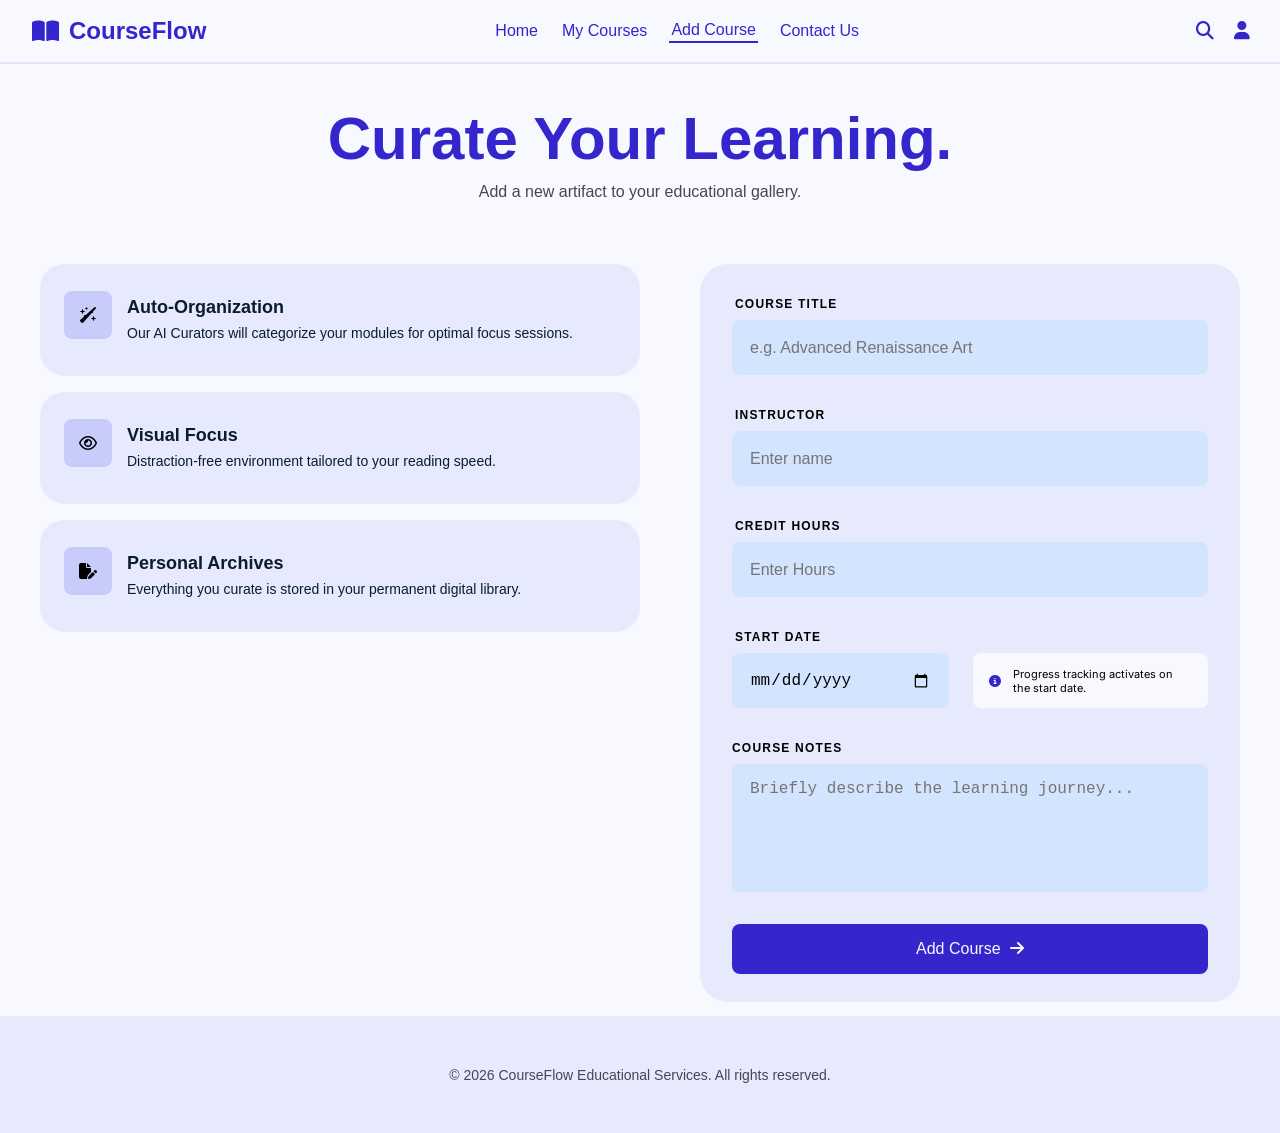
<file: AddCourse.html>
<!DOCTYPE html>
<html lang="en">
<head>
      <meta charset="UTF-8">
      <meta name="viewport" content="width=device-width, initial-scale=1.0">
      <title>Add Course</title>
      <link rel="icon" href="photos/image.png">
      <link rel="stylesheet" href="https://cdnjs.cloudflare.com/ajax/libs/font-awesome/6.4.0/css/all.min.css">
      <link rel="stylesheet" href="CSS/AddCourse.css">
      <link rel="preconnect" href="https://fonts.googleapis.com">
      <link rel="preconnect" href="https://fonts.gstatic.com" crossorigin>
      <link href="https://fonts.googleapis.com/css2?family=Inter:ital,opsz,wght@0,14..32,100..900;1,14..32,100..900&display=swap" rel="stylesheet">
</head>
<body>
      <div class="navbar">
            <a class="logo" href="index.html">
                  <i class="fa-solid fa-book-open"></i>
                  <div class="text">CourseFlow</div>
            </a>
            <div class="navbar-links">
                  <ul class="nav-links">
                        <li><a href="index.html" target="_self">Home</a></li>
                        <li><a href="MyCourses.html" target="_self">My Courses</a></li>
                        <li><a href="AddCourse.html" target="_self" class="active">Add Course</a></li>
                        <li><a href="ContactUs.html" target="_self">Contact Us</a></li>
                  </ul>
            </div>
            <div class="right">
                  <i class="fa-solid fa-magnifying-glass"></i>
                  <i class="fa-solid fa-user"></i>
            </div>
      </div>
      <div class="header">
            <div class="head">Curate Your Learning.</div>
            <div class="small">Add a new artifact to your educational gallery.</div>
      </div>
      <section class="content">
            <div class="features">
                  <div class="auto feature">
                        <div class="icon">
                              <i class="fa-solid fa-wand-sparkles"></i>
                        </div>
                        <div class="text">
                              <div class="title">Auto-Organization</div>
                              <div class="description">Our AI Curators will categorize your modules for optimal focus sessions.</div>
                        </div>
                  </div>

                  <div class="visual feature">
                        <div class="icon">
                              <i class="fa-regular fa-eye"></i>
                        </div>
                        <div class="text">
                              <div class="title">Visual Focus</div>
                              <div class="description">Distraction-free environment tailored to your reading speed.</div>
                        </div>
                  </div>

                  <div class="personal feature">
                        <div class="icon">
                              <i class="fa-solid fa-file-pen"></i>
                        </div>
                        <div class="text">
                              <div class="title">Personal Archives</div>
                              <div class="description">Everything you curate is stored in your permanent digital library.</div>
                        </div>
                  </div>
            </div>
            <form action="#" class="form">
                  <div class="course-title input">
                        <label>COURSE TITLE</label>
                        <input type="text" placeholder="e.g. Advanced Renaissance Art">
                  </div>
                  <div class="instructor input">
                        <label>INSTRUCTOR</label>
                        <input type="text" placeholder="Enter name">
                  </div>
                  <div class="credit-hours input">
                        <label>CREDIT HOURS</label>
                        <input type="number" placeholder="Enter Hours">
                  </div>
                  <div class="date-container">
                        <div class="date input">
                              <label>START DATE</label>
                              <input type="date">
                        </div>
                        <div class="info">
                              <i class="fa-solid fa-circle-info icon"></i>
                              <span class="text">Progress tracking activates on the start date.</span>
                        </div>
                  </div>
                  <div class="course-description">
                        <label>COURSE NOTES</label>
                        <textarea placeholder="Briefly describe the learning journey..." ></textarea>
                  </div>
                  <button type="submit">Add Course <i class="fa-solid fa-arrow-right icon"></i></button>
            </form>
      </section>
            <div class="navbar-bottom">
                  <div class="nav-links">
                        <ul>
                              <li><a href="index.html" target="_self"><i class="fa-solid fa-house icon"></i>Home</a></li>
                              <li><a href="MyCourses.html" target="_self"><i class="fa-regular fa-newspaper icon"></i>My Courses</a></li>
                              <li><a href="AddCourse.html" target="_self" class="active"><i class="fa-solid fa-circle-plus icon"></i>Add Course</a></li>
                              <li><a href="ContactUs.html" target="_self"><i class="fa-regular fa-envelope icon"></i>Contact Us</a></li>
                        </ul>
                  </div>
            </div>
      <footer class="footer">© 2026 CourseFlow Educational Services. All rights reserved.</footer>
</body>
</html>
</file>
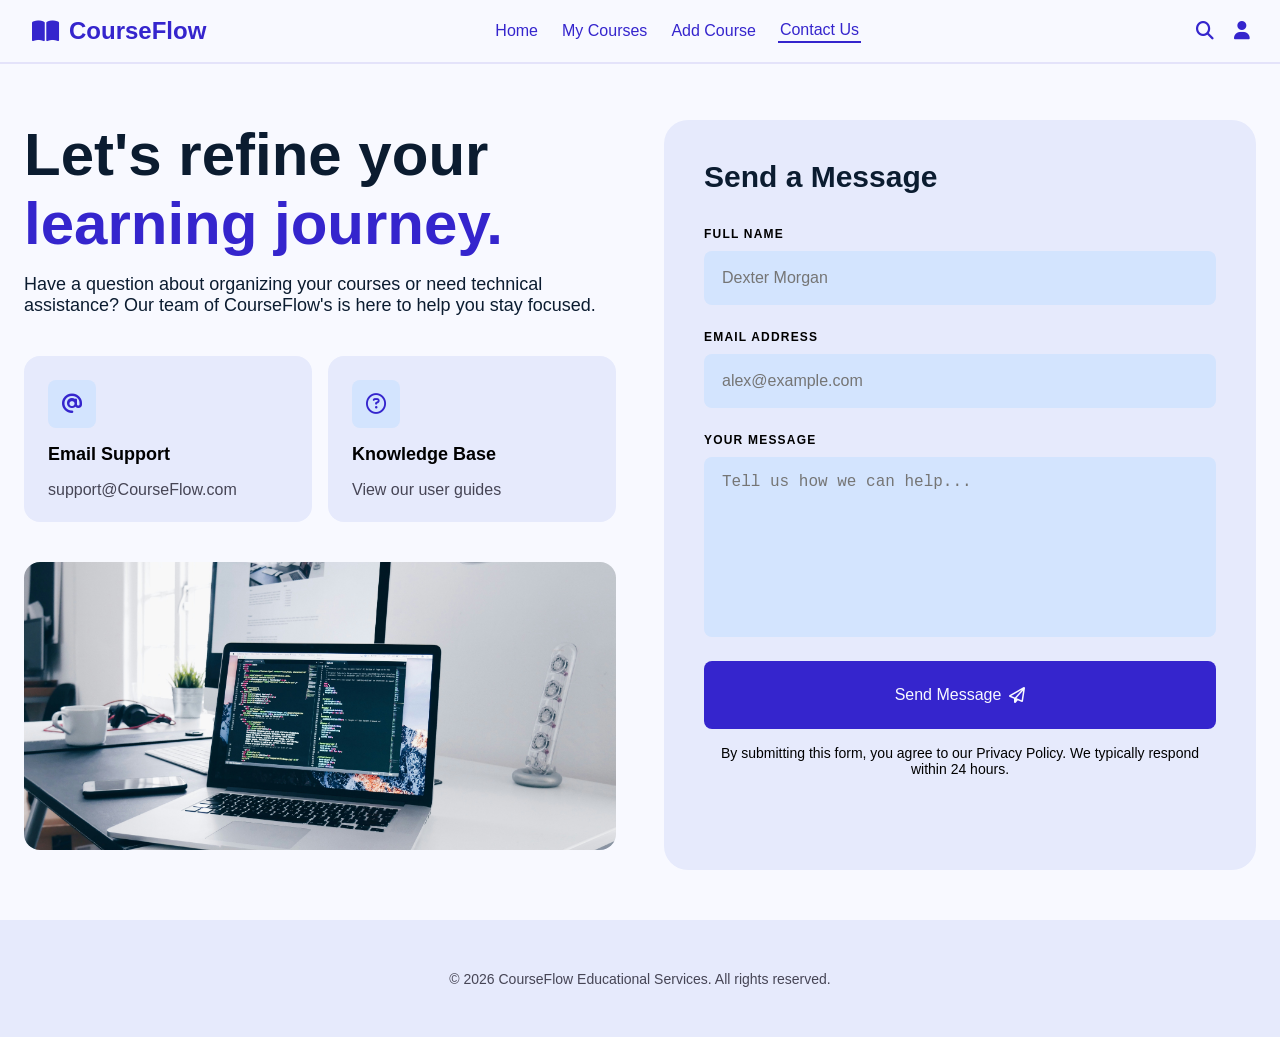
<file: ContactUs.html>
<!DOCTYPE html>
<html lang="en">
<head>
      <meta charset="UTF-8">
      <meta name="viewport" content="width=device-width, initial-scale=1.0">
      <title>Contact Us</title>
      <link rel="icon" href="photos/image.png">
      <link rel="stylesheet" href="https://cdnjs.cloudflare.com/ajax/libs/font-awesome/6.4.0/css/all.min.css">
      <link rel="stylesheet" href="CSS/ContactUs.css">
      <link rel="preconnect" href="https://fonts.googleapis.com">
      <link rel="preconnect" href="https://fonts.gstatic.com" crossorigin>
      <link href="https://fonts.googleapis.com/css2?family=Inter:ital,opsz,wght@0,14..32,100..900;1,14..32,100..900&display=swap" rel="stylesheet">
</head>
<body>
      <div class="navbar">
            <a class="logo" href="index.html">
                  <i class="fa-solid fa-book-open"></i>
                  <div class="text">CourseFlow</div>
            </a>
            <div class="navbar-links">
                  <ul class="nav-links">
                        <li><a href="index.html" target="_self">Home</a></li>
                        <li><a href="MyCourses.html" target="_self">My Courses</a></li>
                        <li><a href="AddCourse.html" target="_self">Add Course</a></li>
                        <li><a href="ContactUs.html" target="_self" class="active">Contact Us</a></li>
                  </ul>
            </div>
            <div class="right">
                  <i class="fa-solid fa-magnifying-glass"></i>
                  <i class="fa-solid fa-user"></i>
            </div>
      </div>
      <section class="content">
            <div class="info">
                  <div class="head1">Let's refine your</div>
                  <div class="head2">learning journey.</div>
                  <div class="description">Have a question about organizing your courses or need technical assistance? Our team of CourseFlow's is here to help you stay focused.</div>
                  <div class="cards">
                        <div class="card1 card">
                              <div class="icon"><i class="fa-solid fa-at icon"></i></div>
                              <div class="title">Email Support</div>
                              <div class="description">support@CourseFlow.com</div>
                        </div>
                        <div class="card2 card">
                              <div class="icon"><i class="fa-regular fa-circle-question"></i></div>
                              <div class="title">Knowledge Base</div>
                              <div class="description">View our user guides</div>
                        </div>
                  </div>
                  <div class="image"></div>
            </div>
            <form action="#" class="form">
                  <div class="title">Send a Message</div>
                  <div class="name input">
                        <label for="#">FULL NAME</label>
                        <input type="text" placeholder="Dexter Morgan">
                  </div>
                  <div class="email input">
                        <label for="#">EMAIL ADDRESS</label>
                        <input type="email" placeholder="alex@example.com">
                  </div>
                  <div class="message input">
                        <label for="">YOUR MESSAGE</label>
                        <textarea type="text" placeholder="Tell us how we can help..." class="textarea"></textarea>
                  </div>
                  <button type="submit" class="button">Send Message<i class="fa-regular fa-paper-plane"></i></button>
                  <div class="mes">By submitting this form, you agree to our Privacy Policy. We typically respond within 24 hours.</div>
            </form>
      </section>
            <div class="navbar-bottom">
                  <div class="nav-links">
                        <ul>
                              <li><a href="index.html" target="_self"><i class="fa-solid fa-house icon"></i>Home</a></li>
                              <li><a href="MyCourses.html" target="_self"><i class="fa-regular fa-newspaper icon"></i>My Courses</a></li>
                              <li><a href="AddCourse.html" target="_self"><i class="fa-solid fa-circle-plus icon"></i>Add Course</a></li>
                              <li><a href="ContactUs.html" target="_self" class="active"><i class="fa-regular fa-envelope icon"></i>Contact Us</a></li>
                        </ul>
                  </div>
            </div>
      <footer class="footer">© 2026 CourseFlow Educational Services. All rights reserved.</footer>
</body>
</html>
</file>
<file: CSS/AddCourse.css>
* {
      margin: 0;
      padding: 0;
      box-sizing: border-box;
}

html {
      scroll-behavior: smooth;
      scrollbar-width: none;
}

:root {
      --surface-color: #f8f9ff;
      --primary-color: #3525cd;
      --hover-color: #0B1C30;
      --card-color: #e6eafc;
      --text-color: #0B1C30;
}

body {
      font-family: "manrope", sans-serif;
      background-attachment: fixed;
      background-color: var(--surface-color);
}

body::selection {
      background-color: var(--primary-color);
      color: var(--surface-color);
}

a, a:link, a:visited, a:hover, a:active {
      text-decoration: none;
}

/* NAVBAR */

.navbar {
      display: flex;
      justify-content: space-between;
      align-items: center;
      padding: 30px;
      background-color: var(--surface-color);
      height: 64px;
      width: 100%;
      position: fixed;
      border-bottom: 2px solid rgb(53, 37, 205, 0.1);
      z-index: 1000;
}

.navbar .logo {
      font-size: 24px;
      font-weight: bold;
      text-decoration: none;
      color: var(--primary-color);
      display: flex;
      align-items: center;
      gap: 10px;
}

.navbar .navbar-links {
      display: flex;
      align-items: center;
      gap: 20px;
      position: relative;
      left: -25px;
}

.navbar .nav-links {
      display: flex;
      gap: 20px;
      list-style: none;
      text-decoration: none;
      margin: 0;
      padding: 0;
      align-items: center;
}

.navbar a {
      text-decoration: none;
      color: var(--primary-color);
      font-size: 16px;
      font-weight: 500;
      transition: color ease 0.2s;
      display: flex;
      align-items: center;
      transition: all 0.2s ease;
      padding: 2px;
}

.navbar a:visited {
      text-decoration: none;
}

.navbar .nav-links a:hover {
      color: #191158;
      text-decoration: none;
      transition: color ease 0.2s;
      background-color: var(--card-color);
      padding: 4px 8px;
      border-radius: 4px;
      transition: all 0.2s ease;
}

.navbar .navbar-links a.active {
      color: var(--primary-color);
      border-bottom: solid 2px var(--primary-color) ;
      transition: all 0.2s ease;
}

.navbar .navbar-links a.active:hover {
      border: none;
}

.navbar .right {
      display: flex;
      align-items: center;
      gap: 20px;
      color: var(--primary-color);
      text-decoration: none;
      cursor: pointer;
      font-size: 18px;
}

.navbar .right i:hover {
      color: #191158;
}

.navbar-bottom {
      display: none;
}

/* header */

.header {
      margin-top: 120px;
      padding: 32px;
      width: 100%;
      height: 40px;
      display: inline-flex;
      flex-direction: column;
      align-items: center;
      justify-content: center;
      background-color: var(--surface-color);
}

.header .head {
      font-size: 60px;
      font-weight: bold;
      color: var(--primary-color);
      text-decoration: none;
      margin-bottom: 10px;
}

.header .small {
      font-size: 16px;
      color: #464555;
      text-wrap: wrap;
      text-decoration: none;
}

/* content */

.content {
      margin-top: 40px;
      display: flex;
      height: 692px;
      width: 100%;
      padding: 40px;
      justify-content: center;
      gap: 60px;
      margin-bottom: 100px;
}

.content .features {
      display: flex;
      flex-direction: column;
      gap: 16px;
}

.content .features .feature {
      width: 600px;
      height: 112px;
      display: flex;
      align-items: flex-start;
      background-color: var(--card-color);
      align-items: center;
      padding: 24px;
      border-radius: 24px;
      transition: all 0.2s ease;
}

.content .features .feature:hover {
      box-shadow: rgba(149, 157, 165, 0.2) 0px 8px 24px;
      transform: scale(1.02);
      transition: all 0.2s ease;
}

.content .features .feature .icon {
      width: 48px;
      height: 48px;
      display: flex;
      justify-content: center;
      align-items: center;
      position: relative;
      top: -5px;
      background-color: #c7ccfa;
      border-radius: 8px;
      margin-right: 15px;
}

.content .features .feature .text {
      display: flex;
      flex-direction: column;
}

.content .features .feature .text .title {
      font-size: 18px;
      font-weight: bold;
      margin-bottom: 5px;
      color: var(--hover-color);
}

.content .features .feature .text .description {
      font-size: 14px;
      line-height: 20px;
      text-wrap: wrap;
      color: var(--hover-color);
}

/* form */

.content .form {
      width: 802.67px;
      height: 738px;
      display: flex;
      flex-direction: column;
      padding: 32px;
      padding-bottom: 48px;
      gap: 32px;
      background-color: var(--card-color);
      border-radius: 28px;
      margin-bottom: 20px;
}

.content .form .input {
      display: flex;
      flex-direction: column;
      height: 79px;
      gap: 8px;
}

.content .form .input label {
      font-size: 12px;
      font-weight: 700;
      letter-spacing: 1.2px;
      line-height: 16px;
      position: relative;
      left: 3px;
}

.content .form .input input {
      width: 100%;
      height: 55px;
      background-color: #d3e4fe;
      border-radius: 8px;
      padding: 16px 18px;
      font-size: 16px;
      border: none;
}

.content .form .input input:focus {
      outline: none;
      border: none;
}

.content .form .date-container {
      width: 100%;
      height: 80px;
      display: flex;
      gap: 24px;
}

.content .form .date-container .info {
      width: 100%;
      height: 55px;
      align-self: flex-end;
      display: flex;
      gap: 12px;
      justify-content: center;
      align-items: center;
      padding: 16px;
      background-color: var(--surface-color);
      border-radius: 8px;
}

.content .form .date-container .info span {
      font-size: 11px;
      font-family: "inter", sans-serif;
}

.content .form .date-container .info .icon {
      color: var(--primary-color);
      font-size: 12px;

}

.content .form .date-container .date {
      width: 100%;
}

.content .form .course-description {
      width: 100%;
      height: 168px;
      display: flex;
      flex-direction: column;
      gap: 8px;
}

.content .form .course-description label {
      font-size: 12px;
      font-weight: 700;
      letter-spacing: 1.2px;
      line-height: 16px;
      
}

.content .form .course-description textarea {
      width: 100%;
      height: 128px;
      background-color: #d3e4fe;
      border-radius: 8px;
      padding: 16px 18px;
      font-size: 16px;
      border: none;
      outline: none;
      resize: none;
}

.content .form .course-description textarea:focus {
      border: none;
      outline: none;
}

.content .form button {
      width: 100%;
      height: 55px;
      background-color: var(--primary-color);
      border-radius: 8px;
      padding: 16px 18px;
      font-size: 16px;
      border: none;
      cursor: pointer;
      color: var(--surface-color);
      transition: all 0.2s ease;
}

.content .form button .icon {
      margin-left: 5px;
}

.content .form button:hover {
      box-shadow: rgba(149, 157, 165, 0.2) 0px 8px 24px;
      transform: scale(1.02);
      transition: all 0.2s ease;
}

/* footer */

.footer {
      width: 100%;
      height: 117px;
      display: flex;
      justify-content: center;
      align-items: center;
      font-size: 14px;
      color: #464555;
      background-color: var(--card-color);
}

/* mobile responsive */

@media (max-width: 767px) {
      body, html {
            margin: 0;
            padding: 0;
            width: 100%;
            overflow-x: hidden;
      }
      
      /* navbar */

      .navbar {
            padding: 16px 25px;
            height: auto;
      }

      .navbar .navbar-links {
            display: none;
            flex-direction: row;
            flex-wrap: wrap;
      }

      .navbar .nav-links a {
            padding: 5px;
            font-size: 12px;
      }

      .navbar-bottom {
            display: block !important;
            position: fixed;
            bottom: 0;
            left: 0;
            right: 0;
            width: 100%;
            background-color: var(--surface-color);
            border-top: 1px solid rgb(53, 37, 205, 0.1);
            z-index: 1000;
      }

      .navbar-bottom .nav-links {
            display: flex;
            flex-direction: row;
            justify-content: center;
            align-items: center;
            margin: 0;
            width: 100%;
            background-color: var(--surface-color);
      }

      .navbar-bottom ul {
            width: 100%;
            display: flex;
            flex-direction: row;
            justify-content: center;
            align-items: center;
            list-style: none;
            margin: 0;
            padding: 12px 23px;
            gap: 14px;
      }
      
      .navbar-bottom ul li a {
            display: flex;
            flex-direction: column;
            justify-content: center;
            align-items: center;
            text-decoration: none;
            color: var(--text-color);
            text-wrap: nowrap;
      }

      .navbar-bottom ul li a.active {
            color: var(--primary-color);
            background-color: var(--card-color);
            padding: 4px 4px;
            border-radius: 12px;
      }

      .navbar-bottom ul li a i {
            font-size: 20px;
      }

      /* header */

      .header {
            margin-top: 170px;
            margin-bottom: 70px;
      }

      /* content */

      .content {
            flex-direction: column-reverse;
            justify-content: center;
            height: auto;
            padding: 0 24px;
      }

      .content .features {
            width: 100%;
      }

      .content .features .feature {
            width: 100%;
      }

      .content .features .feature .icon {
            background-color: transparent;
            font-size: 20px;
            color: var(--primary-color);
            position: relative;
            top: 2px;
      }

      .content .form {
            width: 100%;
            height: auto;
            margin-bottom: 0;
      }

      .content .form .date-container {
            flex-direction: column;
            height: auto;
      }

      /* footer */

      .footer {
            margin-bottom: 70px;
      }
}

/* tablet responsive */

@media (min-width: 768px) and (max-width: 1023px) {
      body, html {
            margin: 0;
            padding: 0;
            width: 100%;
            overflow-x: hidden;
      }

      /* header */

      .header {
            margin-top: 170px;
            margin-bottom: 70px;
      }

      /* content */

      .content {
            flex-direction: column-reverse;
            justify-content: center;
            height: auto;
            padding: 0 24px;
      }

      .content .features {
            width: 100%;
      }

      .content .features .feature {
            width: 100%;
      }

      .content .features .feature .icon {
            background-color: transparent;
            font-size: 20px;
            color: var(--primary-color);
            position: relative;
            top: 2px;
      }

      .content .form {
            width: 100%;
            height: auto;
            margin-bottom: 0;
      }

      .content .form .date-container {
            flex-direction: column;
            height: auto;
      }
}
</file>
<file: CSS/ContactUs.css>
* {
      margin: 0;
      padding: 0;
      box-sizing: border-box;
}

html {
      scroll-behavior: smooth;
      scrollbar-width: none;
}

:root {
      --surface-color: #f8f9ff;
      --primary-color: #3525cd;
      --hover-color: #0B1C30;
      --card-color: #e6eafc;
      --text-color: #0B1C30;
}

body {
      font-family: "manrope", sans-serif;
      background-color: var(--surface-color);
}

body::selection {
      background-color: var(--primary-color);
      color: var(--surface-color);
}

/* HOME */

/* NAVBAR */

.navbar {
      display: flex;
      justify-content: space-between;
      align-items: center;
      padding: 30px;
      background-color: var(--surface-color);
      height: 64px;
      width: 100%;
      position: fixed;
      border-bottom: 2px solid rgb(53, 37, 205, 0.1);
      z-index: 1000;
}

.navbar .logo {
      font-size: 24px;
      font-weight: bold;
      text-decoration: none;
      color: var(--primary-color);
      display: flex;
      align-items: center;
      gap: 10px;
}

.navbar .navbar-links {
      display: flex;
      align-items: center;
      gap: 20px;
      position: relative;
      left: -25px;
}

.navbar .nav-links {
      display: flex;
      gap: 20px;
      list-style: none;
      text-decoration: none;
      margin: 0;
      padding: 0;
      align-items: center;
}

.navbar a {
      text-decoration: none;
      color: var(--primary-color);
      font-size: 16px;
      font-weight: 500;
      transition: color ease 0.2s;
      display: flex;
      align-items: center;
      transition: all 0.2s ease;
      padding: 2px;
}

.navbar a:visited {
      text-decoration: none;
}

.navbar .nav-links a:hover {
      color: #191158;
      text-decoration: none;
      transition: color ease 0.2s;
      background-color: var(--card-color);
      padding: 4px 8px;
      border-radius: 4px;
      transition: all 0.2s ease;
}

.navbar .navbar-links a.active {
      color: var(--primary-color);
      border-bottom: solid 2px var(--primary-color) ;
      transition: all 0.2s ease;
}

.navbar .navbar-links a.active:hover {
      border: none;
}

.navbar .right {
      display: flex;
      align-items: center;
      gap: 20px;
      color: var(--primary-color);
      text-decoration: none;
      cursor: pointer;
      font-size: 18px;
}

.navbar .right i:hover {
      color: #191158;
}

.navbar-bottom {
      display: none;
}

/* content */

.content {
      margin-top: 120px;
      display: inline-flex;
      flex-direction: row;
      padding: 0 24px;
      gap: 48px;
      justify-content: center;
      width: 100%;
}

.content .info {
      display: flex;
      flex-direction: column;
      width: 592px;
}

.content .info .head1 {
      font-size: 60px;
      font-weight: bolder;
      color: var(--text-color);
}

.content .info .head2 {
      font-size: 60px;
      font-weight: bolder;
      color: var(--primary-color);
}

.content .info .description {
      margin-top: 16px;
      margin-bottom: 40px;
      font-size: 18px;
      color: var(--hover-color);
}

.content .info .cards {
      display: flex;
      gap: 16px;
      width: 100%;
      justify-content: space-between;
}

.content .info .cards .card {
      height: 166px;
      width: 288px;
      display: flex;
      flex-direction: column;
      padding: 24px;
      background-color: var(--card-color);
      border-radius: 16px;
      margin-bottom: 40px;
      transition: all 0.2s ease;
}

.content .info .cards .card:hover {
      box-shadow: rgba(149, 157, 165, 0.2) 0px 8px 24px;
      transform: scale(1.02);
      transition: all 0.2s ease;
}

.content .info .cards .card i {
      font-size: 20px;
      width: 48px;
      height: 48px;
      background-color: #D3E4FE;
      display: flex;
      justify-content: center;
      align-items: center;
      border-radius: 8px;
      margin-bottom: 16px;
      color: var(--primary-color);
}

.content .info .cards .card .title {
      font-size: 18px;
      font-weight: bold;
}

.content .info .card .description {
      font-size: 16px;
      color: #464555;
}

.content .info .image {
      width: 100%;
      height: 288px;
      background-image: url("../photos/christopher-gower-m_HRfLhgABo-unsplash.jpg");
      background-position: center;
      background-size: cover;
      overflow: hidden;
      border-radius: 16px;
}

/* form */

.content form {
      height: 750px;
      width: 592px;
      padding: 40px;
      display: flex;
      flex-direction: column;
      background-color: var(--card-color);
      border-radius: 24px;
}

.content form .title {
      font-size: 30px;
      color: var(--text-color);
      font-weight: bold;
      margin-bottom: 32px;
}

.content form .input {
      display: flex;
      flex-direction: column;
      height: 79px;
      gap: 9px;
      margin-bottom: 24px;
}

.content form .message.input {
      height: auto;
}

.content form .input label {
      font-size: 12px;
      font-weight: 700;
      letter-spacing: 1.2px;
      line-height: 16px;
}

.content form .input input {
      width: 100%;
      height: 55px;
      background-color: #d3e4fe;
      border-radius: 8px;
      padding: 16px 18px;
      font-size: 16px;
      border: none;
}

.content form .input input:focus {
      outline: none;
      border: none;
}

.content form .input .textarea {
      width: 100%;
      height: 180px !important;
      padding: 20px;
      background-color: #d3e4fe;
      border-radius: 8px;
      padding: 16px 18px;
      font-size: 16px;
      resize: none;
      border: none;
      outline: none;
}

.content form .input textarea:focus {
      border: none;
      outline: none;
}

.content form .button {
      width: 100%;
      height: 68px;
      background-color: var(--primary-color);
      border-radius: 8px;
      padding: 16px 18px;
      font-size: 16px;
      border: none;
      cursor: pointer;
      color: var(--surface-color);
      transition: all 0.2s ease;
      margin-bottom: 16px;
      display: flex;
      justify-content: center;
      align-items: center;
      gap: 8px;
}

.content form .button:visited {
      text-decoration: none;
      color: var(--surface-color);
      transition: all 0.2 ease;
}

.content form .button:hover {
      box-shadow: rgba(149, 157, 165, 0.2) 0px 8px 24px;
      transform: scale(1.02);
      transition: all 0.2s ease;
}

.content form .mes {
      font-size: 14px;
      text-decoration: none;
      display: flex;
      text-align: center;
      text-wrap: wrap;
      gap: 0;
}

/* footer */

.footer {
      width: 100%;
      height: 117px;
      display: flex;
      justify-content: center;
      align-items: center;
      font-size: 14px;
      color: #464555;
      background-color: var(--card-color);
      margin-top: 50px;
}

/* mobile responsive */

@media (max-width: 767px) {
      body, html {
            margin: 0;
            padding: 0;
            width: 100%;
            overflow-x: hidden;
      }
      
      /* navbar */

      .navbar {
            padding: 16px 25px;
            height: auto;
      }

      .navbar .navbar-links {
            display: none;
            flex-direction: row;
            flex-wrap: wrap;
      }

      .navbar .nav-links a {
            padding: 5px;
            font-size: 12px;
      }

      .navbar-bottom {
            display: block !important;
            position: fixed;
            bottom: 0;
            left: 0;
            right: 0;
            width: 100%;
            background-color: var(--surface-color);
            border-top: 1px solid rgb(53, 37, 205, 0.1);
            z-index: 1000;
      }

      .navbar-bottom .nav-links {
            display: flex;
            flex-direction: row;
            justify-content: center;
            align-items: center;
            margin: 0;
            width: 100%;
            background-color: var(--surface-color);
      }

      .navbar-bottom ul {
            width: 100%;
            display: flex;
            flex-direction: row;
            justify-content: center;
            align-items: center;
            list-style: none;
            margin: 0;
            padding: 12px 23px;
            gap: 14px;
      }
      
      .navbar-bottom ul li a {
            display: flex;
            flex-direction: column;
            justify-content: center;
            align-items: center;
            text-decoration: none;
            color: var(--text-color);
            text-wrap: nowrap;
      }

      .navbar-bottom ul li a.active {
            color: var(--primary-color);
            background-color: var(--card-color);
            padding: 4px 4px;
            border-radius: 12px;
      }

      .navbar-bottom ul li a i {
            font-size: 20px;
      }

      /* content */

      .content {
            flex-direction: column;
            width: 100%;
            height: auto;
      }

      .content .info {
            width: 100%;
            flex-direction: column;
      }

      .content .info .cards {
            flex-direction: column;
            gap: 16px;
            justify-content: center;
            align-items: center;
            height: auto;
            width: 100%;
      }

      .content .info .cards .card {
            width: 100%;
            margin: 0;
      }

      .content .info .image {
            display: none;
      }

      /* form */

      .content form {
            height: auto;
            width: 100%;
      }

      /* footer */

      .footer {
            margin-bottom: 70px;
      }
}

/* tablet responsive */

@media (min-width: 768px) and (max-width: 1023px) {
      body, html {
            margin: 0;
            padding: 0;
            width: 100%;
            overflow-x: hidden;
      }

      /* content */

      .content {
            flex-direction: column;
            width: 100%;
            height: auto;
      }

      .content .info {
            width: 100%;
            flex-direction: column;
      }

      .content .info .cards {
            flex-direction: row;
            gap: 16px;
            justify-content: center;
            align-items: center;
            height: auto;
            width: 100%;
            margin-bottom: 30px;
      }

      .content .info .cards .card {
            width: 100%;
            margin: 0;
      }

      /* form */

      .content form {
            height: auto;
            width: 100%;
      }

      
}
</file>
